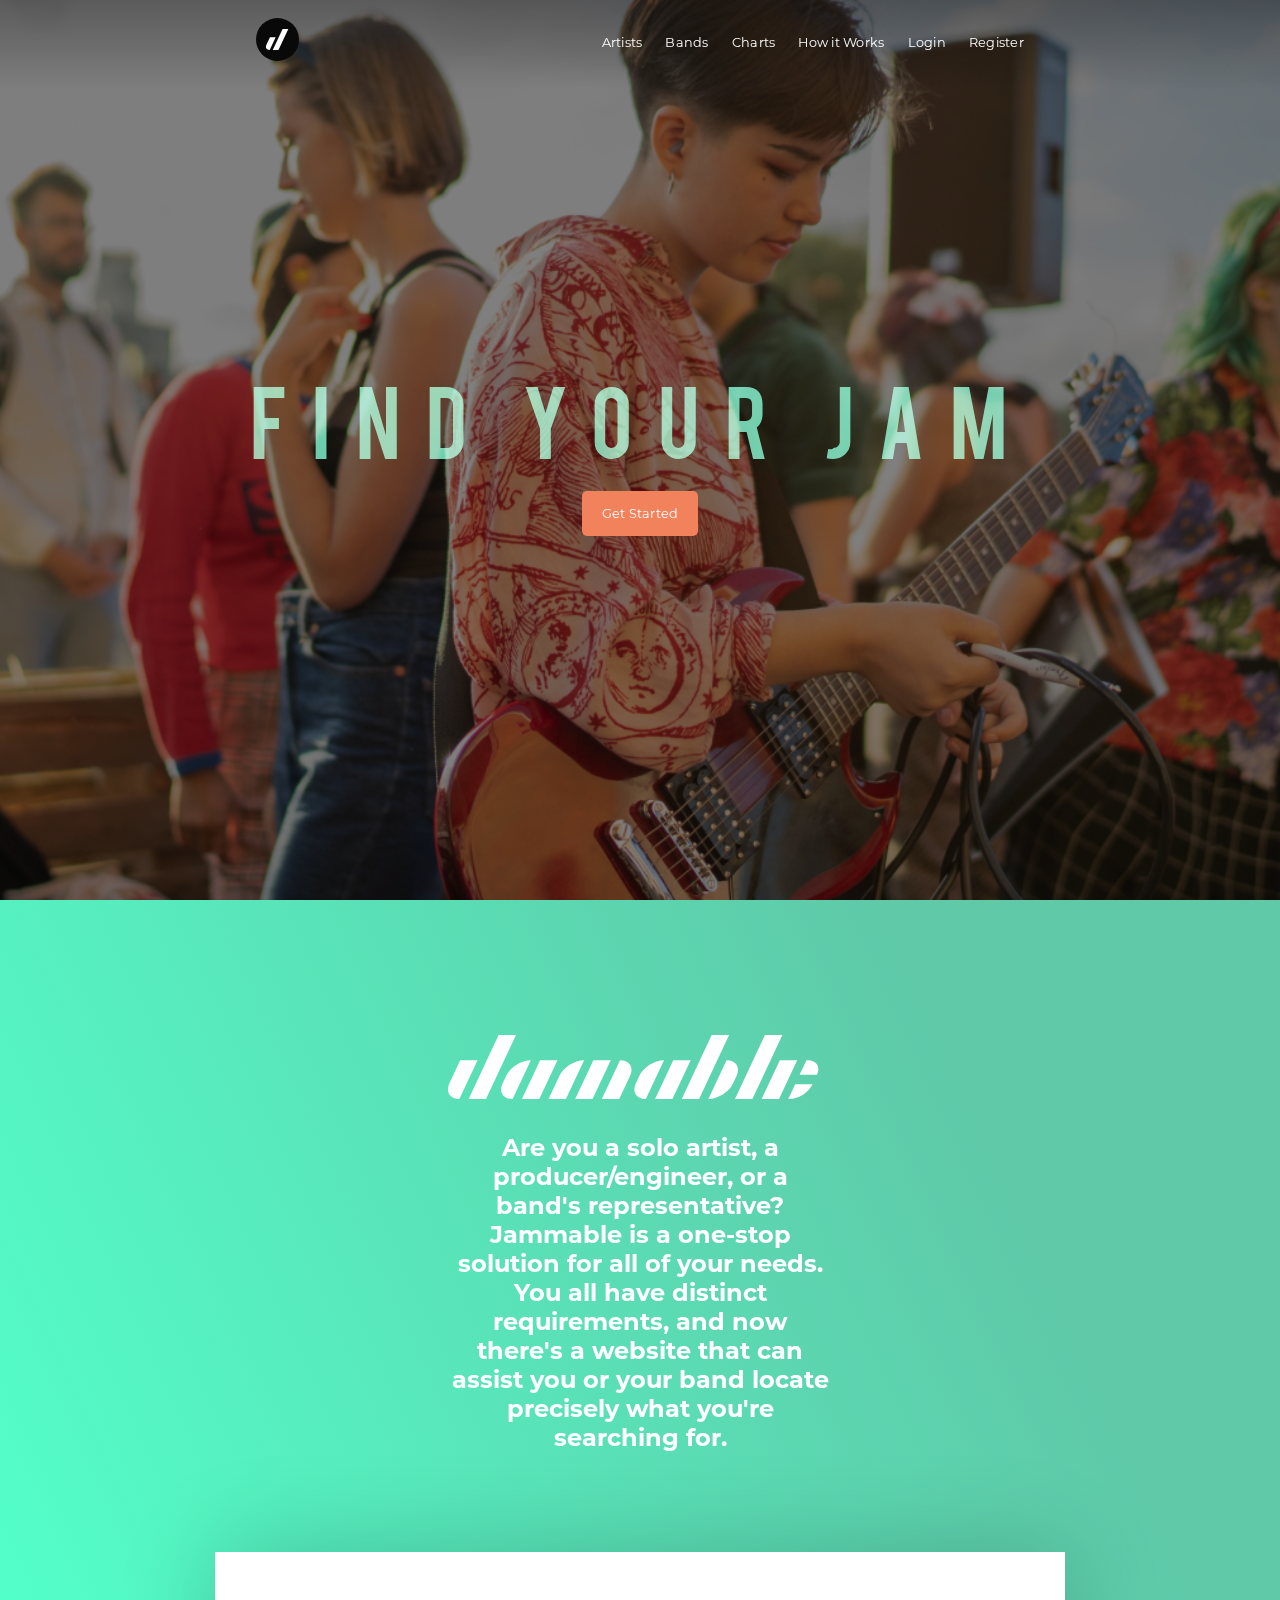
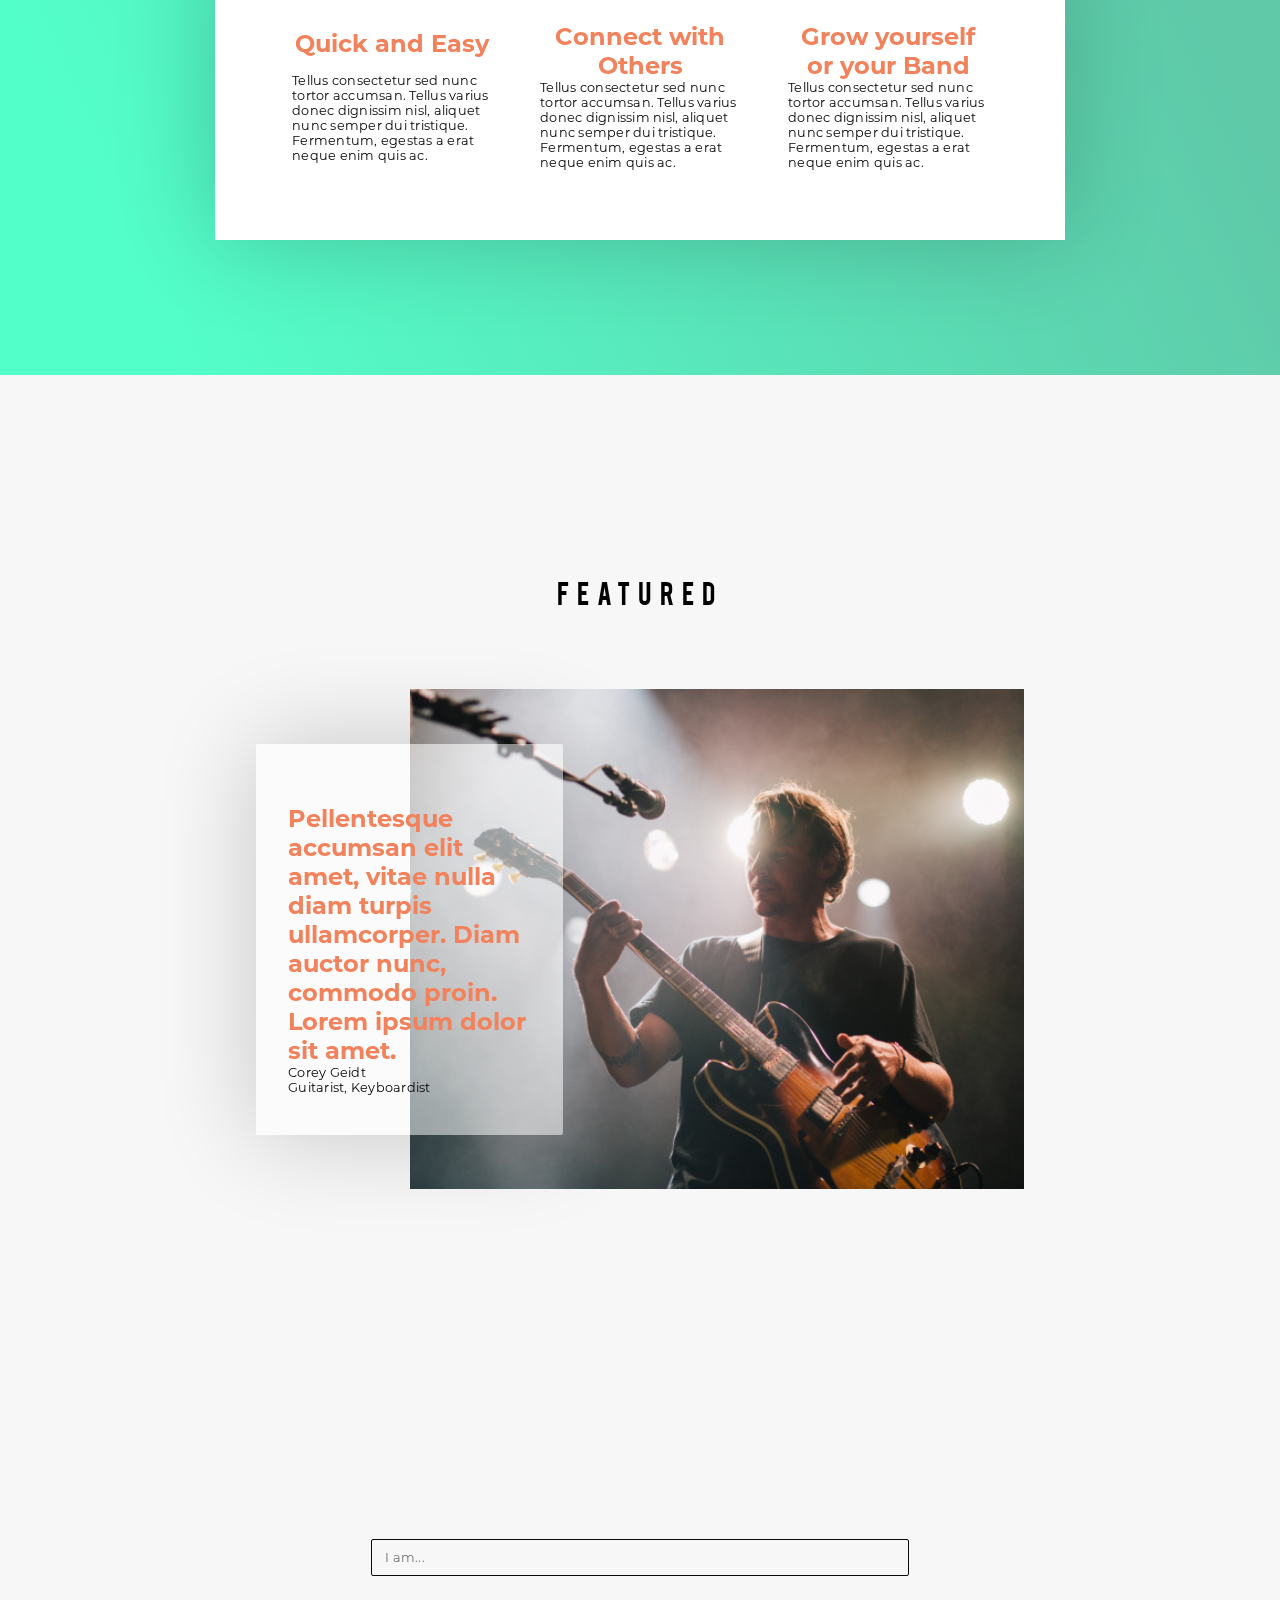
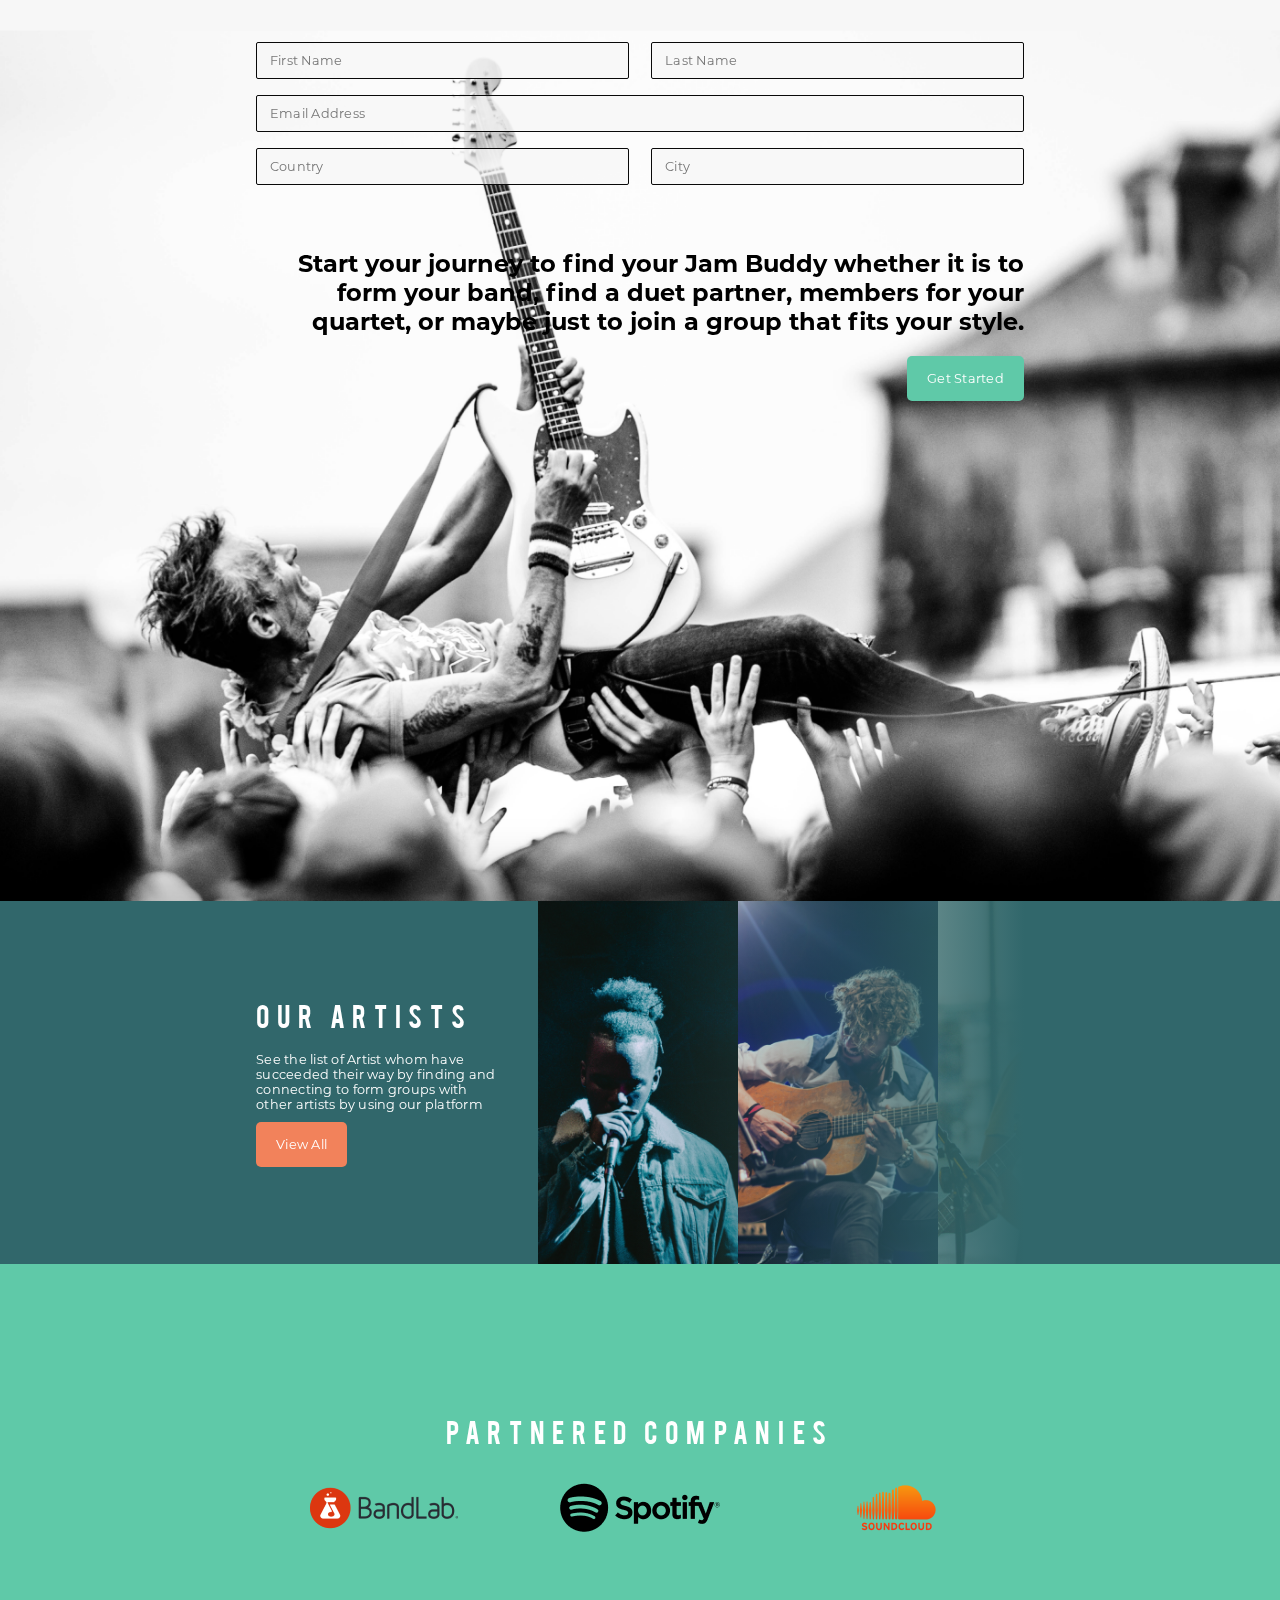
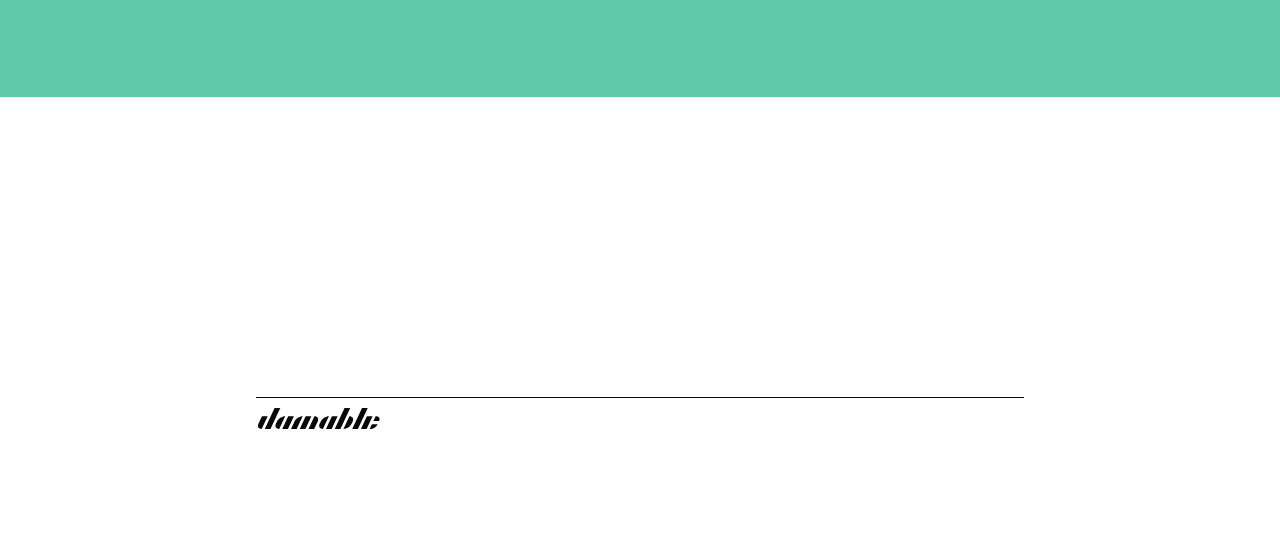
<file: index.html>
<!DOCTYPE html>
<html lang="en">
<head>
    <meta charset="UTF-8">
    <meta http-equiv="X-UA-Compatible" content="IE=edge">
    <meta name="viewport" content="width=device-width, initial-scale=1.0">
    <title>Jamable | Home</title>


    <link rel="stylesheet" href="style.css">
    <link rel="stylesheet" href="https://use.fontawesome.com/releases/v5.15.3/css/all.css" integrity="sha384-SZXxX4whJ79/gErwcOYf+zWLeJdY/qpuqC4cAa9rOGUstPomtqpuNWT9wdPEn2fk" crossorigin="anonymous">
</head>
<body>

    <nav>
        <div class="container">
            <div class="logo">
                <img src="imgs/logo-mini.svg" alt="">
            </div>
            <ul class="nav-links">
                <li><a href="">Artists</a></li>
                <li><a href="">Bands</a></li>
                <li><a href="">Charts</a></li>
                <li><a href="">How it Works</a></li>
                <li><a href="">Login</a></li>
                <li><a href="">Register</a></li>
            </ul>
            <div class="menu">
                <i class="fas fa-bars"></i>
            </div>
        </div>
    </nav>
    
    <main class="hero">
        <div class="content">
            <h1>FIND YOUR JAM</h1>
            <button><a href="">Get Started</a></button>
        </div>
        
    </main>

    <article class="page-info">
        <div class="logo">
            <img src="imgs/logo.svg" alt="">
        </div>
        <div class="container">
            <div class="description">
                <h3>Are you a solo artist, a producer/engineer, or a band's representative? Jammable is a one-stop solution for all of your needs. You all have distinct requirements, and now there's a website that can assist you or your band locate precisely what you're searching for.</h3>
            </div>
            <div class="features">
                <div class="item">
                    <h3>Quick and Easy</h3>
                    <p>Tellus consectetur sed nunc tortor accumsan. Tellus varius donec dignissim nisl, aliquet nunc semper dui tristique. Fermentum, egestas a erat neque enim quis ac.</p>
                </div>
                <div class="item">
                    <h3>Connect with Others</h3>
                    <p>Tellus consectetur sed nunc tortor accumsan. Tellus varius donec dignissim nisl, aliquet nunc semper dui tristique. Fermentum, egestas a erat neque enim quis ac.</p>
                </div>
                <div class="item">
                    <h3>Grow yourself or your Band</h3>
                    <p>Tellus consectetur sed nunc tortor accumsan. Tellus varius donec dignissim nisl, aliquet nunc semper dui tristique. Fermentum, egestas a erat neque enim quis ac.</p>
                </div>
            </div>
        </div>
        
    </article>

    <section class="featured">
        <h1 class="title">FEATURED</h1>
        <div class="container">
            <div class="description">
                <h3 class="quote">
                    Pellentesque accumsan elit amet, vitae nulla diam turpis ullamcorper. Diam auctor nunc, commodo proin.  Lorem ipsum dolor sit amet.
                </h3>
                <div class="author">
                    <p class="name">Corey Geidt</p>
                    <p class="skills">Guitarist, Keyboardist</p>
                </div>
            </div>
            <div class="image">
                
            </div>
        </div>
        <ul class="indicator-dots">
            <li><i class="active fas fa-circle"></i></li>
            <li><i class="fas fa-circle"></i></li>
            <li><i class="fas fa-circle"></i></li>
            <li><i class="fas fa-circle"></i></li>
            <li><i class="fas fa-circle"></i></li>
        </ul>
    </section>

    <section class="get-started">

        <div class="container">
            <form>
                <input class="option" type="text" placeholder="I am...">
                <div class="name">
                    <input type="text" placeholder="First Name">
                    <input type="text" placeholder="Last Name">
                </div>
                <input type="text" placeholder="Email Address">
                <div class="address">
                    <input type="text" placeholder="Country">
                    <input type="text" placeholder="City">
                </div>
            </form>
            <div class="description">
                <h3>Start your journey to find your Jam Buddy whether it is to form your band, find a duet partner, members for your quartet, or maybe just to join a group that fits your style.</h3>
                <button><a href="">Get Started</a></button>
            </div>
        </div>
    </section>

    <section class="artists">
        <div class="container">
            
            <div class="description">
                <h1 class="title">OUR ARTISTS</h1>
                <p>See the list of Artist whom have succeeded their way by finding and connecting to form groups with other artists by using our platform</p>
                <button><a href="">View All</a></button>
            </div>
            <div class="images">
                <div class="shade">
                </div>    
                <div class="wrapper">
                    <img src="imgs/artist-1.png" alt="">
                    <img src="imgs/artist-2.png" alt="">
                    <img src="imgs/artist-3.png" alt="">
                    <img src="imgs/artist-1.png" alt="">
                    <img src="imgs/artist-2.png" alt="">
                    <img src="imgs/artist-3.png" alt="">
                    <img src="imgs/artist-1.png" alt="">
                </div>
                
            </div>
        </div>
    </section>

    <section class="partners">
        <h1 class="title">PARTNERED COMPANIES</h1>
        <div class="container">
            <div class="item"><img src="imgs/logo-bandlab.png" alt=""></div>
            <div class="item"><img src="imgs/logo-spotify.png" alt=""></div>
            <div class="item"><img src="imgs/logo-soundcloud.png" alt=""></div>
        </div>
    </section>

    <footer>
        <div class="container">
            <div class="bottom">
                <div class="logo">
                    <img src="imgs/logo-black.svg" alt="">
                </div>
                <ul class="social-links">
                    <li><a href=""><i class="fab fa-facebook"></i></a></li>
                    <li><a href=""><i class="fab fa-twitter"></i></a></li>
                    <li><a href=""><i class="fab fa-instagram"></i></a></li>
                    
                </ul>
            </div>
        </div>
    </footer>
    
</body>
</html>
</file>
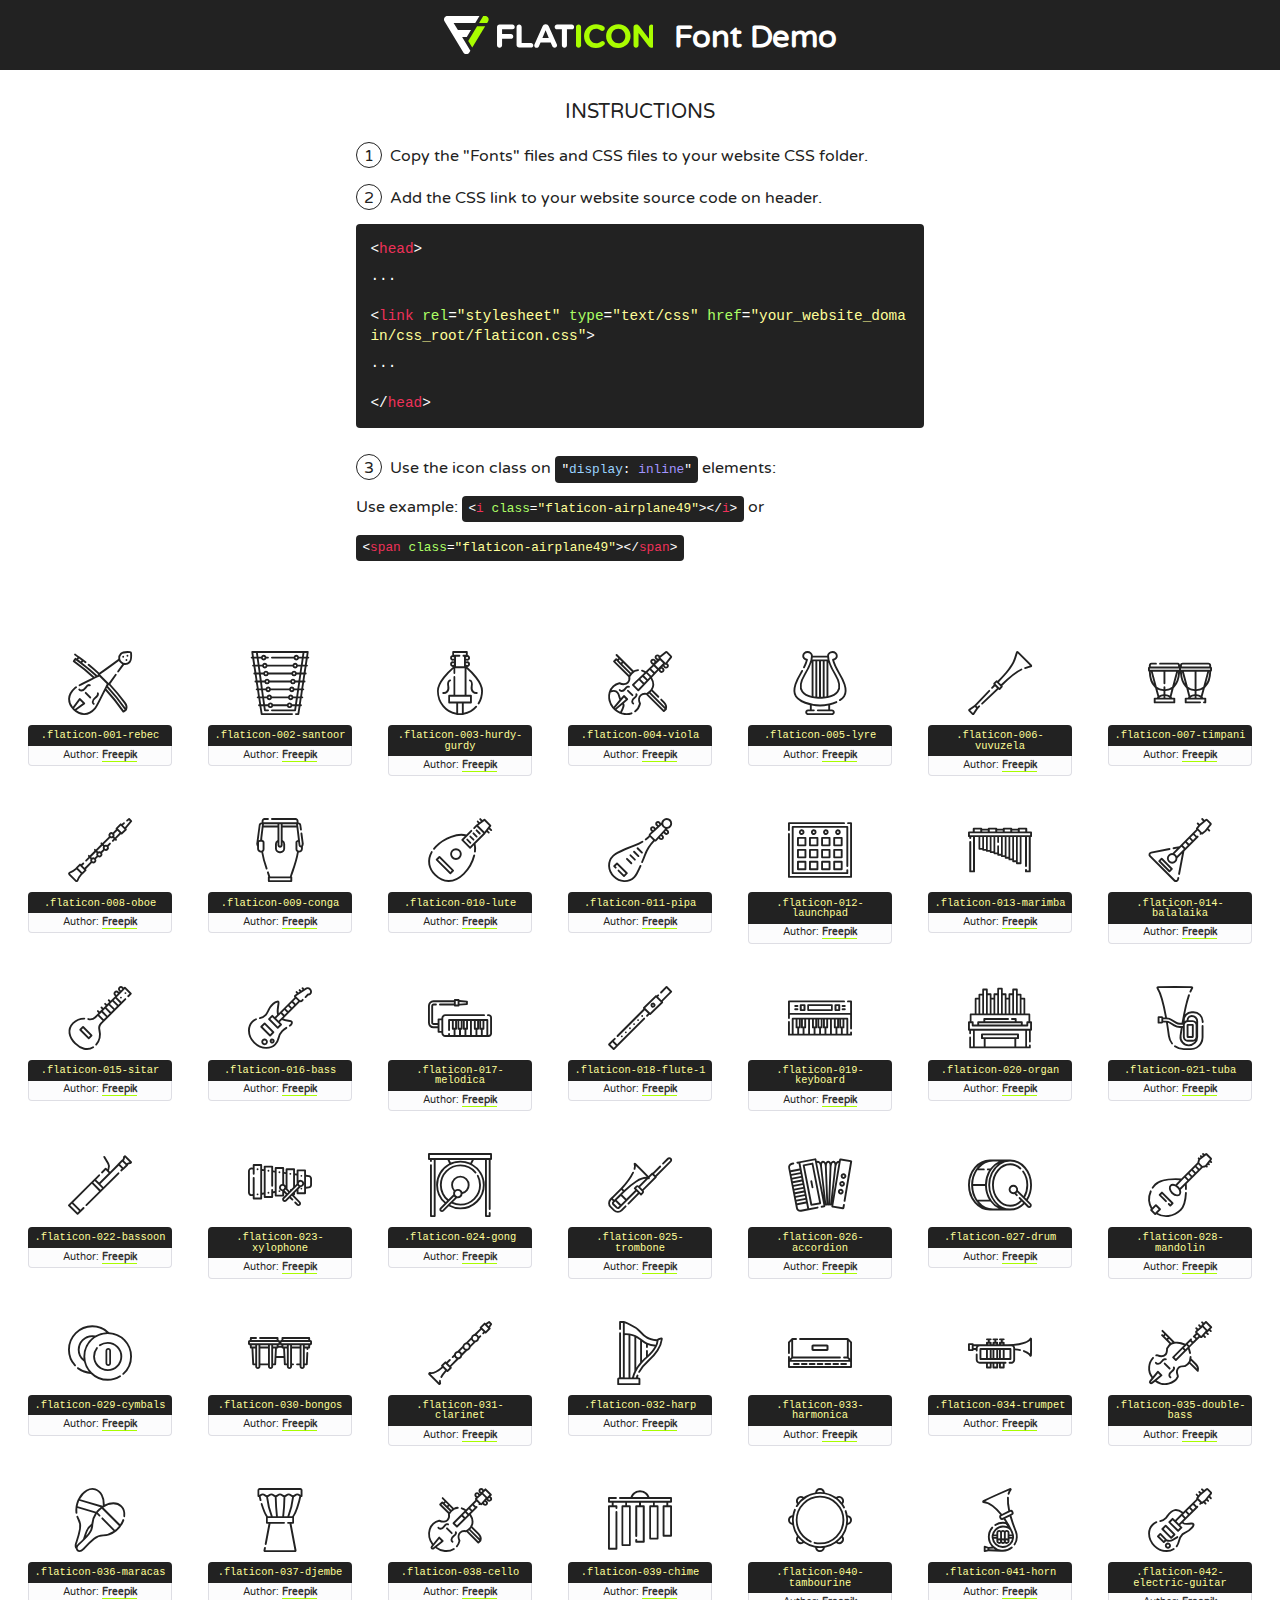
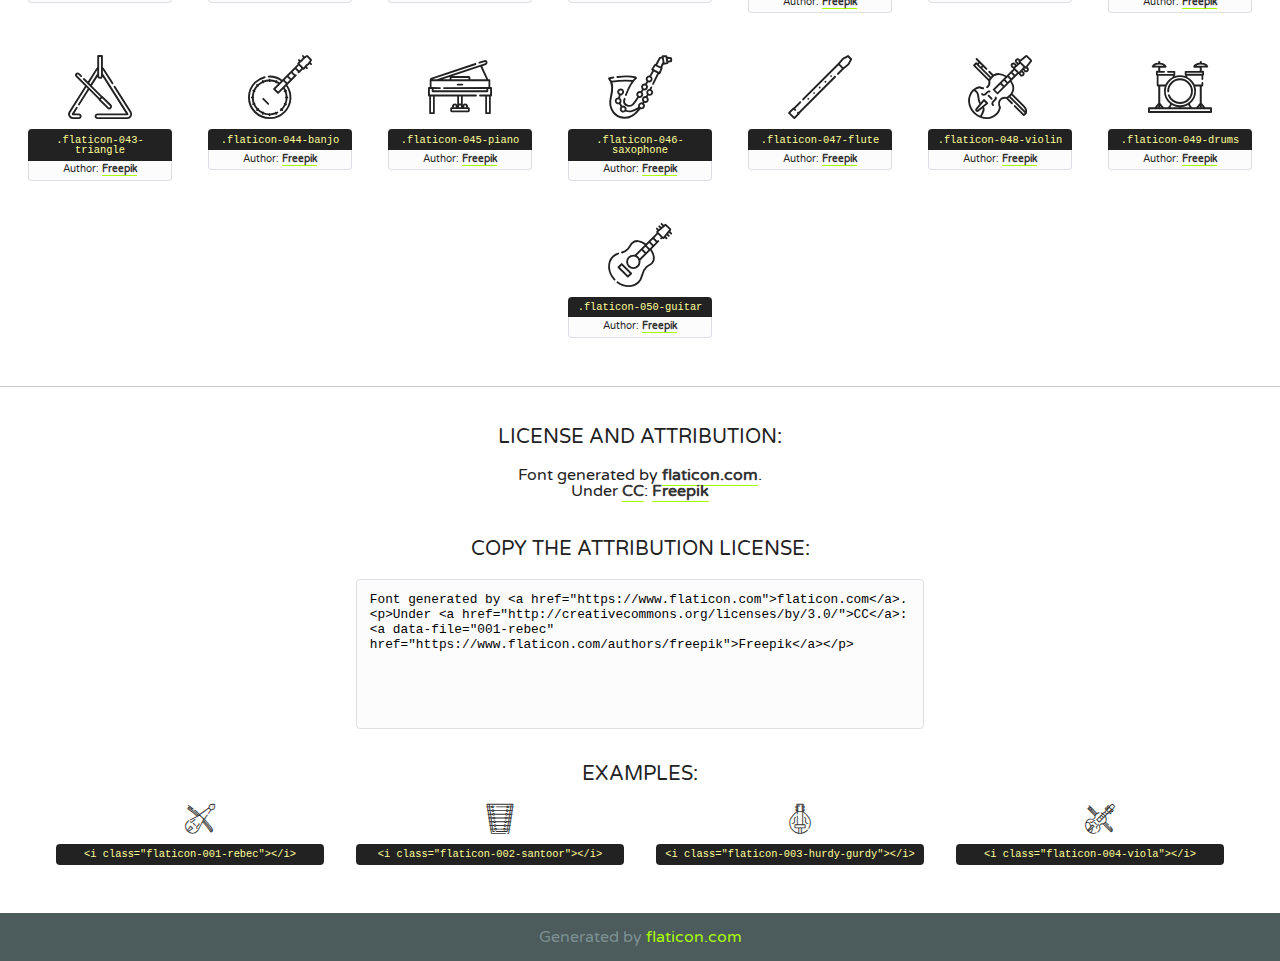
<file: temp/836748-music-instruments/font/flaticon.html>
<!DOCTYPE html>
<!--
  Flaticon icon font: Flaticon
  Creation date: 01/06/2018 09:30
-->
<html>
<!DOCTYPE html>
<html>

<head>
    <title>Flaticon WebFont</title>
    <link href="http://fonts.googleapis.com/css?family=Varela+Round" rel="stylesheet" type="text/css" />
    <link rel="stylesheet" type="text/css" href="flaticon.css">
    <meta charset="UTF-8">
    <style>
    html, body, div, span, applet, object, iframe,
    h1, h2, h3, h4, h5, h6, p, blockquote, pre,
    a, abbr, acronym, address, big, cite, code,
    del, dfn, em, img, ins, kbd, q, s, samp,
    small, strike, strong, sub, sup, tt, var,
    b, u, i, center,
    dl, dt, dd, ol, ul, li,
    fieldset, form, label, legend,
    table, caption, tbody, tfoot, thead, tr, th, td,
    article, aside, canvas, details, embed, 
    figure, figcaption, footer, header, hgroup, 
    menu, nav, output, ruby, section, summary,
    time, mark, audio, video {
        margin: 0;
        padding: 0;
        border: 0;
        font-size: 100%;
        font: inherit;
        vertical-align: baseline;
    }
    /* HTML5 display-role reset for older browsers */
    article, aside, details, figcaption, figure, 
    footer, header, hgroup, menu, nav, section {
        display: block;
    }
    body {
        line-height: 1;
    }
    ol, ul {
        list-style: none;
    }
    blockquote, q {
        quotes: none;
    }
    blockquote:before, blockquote:after,
    q:before, q:after {
        content: '';
        content: none;
    }
    table {
        border-collapse: collapse;
        border-spacing: 0;
    }
    body {
        font-family: 'Varela Round', Helvetica, Arial, sans-serif;
        font-size: 16px;
        color: #222;
    }
    a {
        color: #333;
        border-bottom: 1px solid #a9fd00;
        font-weight: bold;
        text-decoration: none;
    }
    * {
        -moz-box-sizing: border-box;
        -webkit-box-sizing: border-box;
        box-sizing: border-box;
        margin: 0;
        padding: 0;
    }
    [class^="flaticon-"]:before, [class*=" flaticon-"]:before, [class^="flaticon-"]:after, [class*=" flaticon-"]:after {
        font-family: Flaticon;
        font-size: 30px;
        font-style: normal;
        margin-left: 20px;
        color: #333;
    }
    .wrapper {
        max-width: 600px;
        margin: auto;
        padding: 0 1em;
    }
    .title {
        font-size: 1.25em;
        text-align: center;
        margin-bottom: 1em;
        text-transform: uppercase;
    }
    header {
        text-align: center;
        background-color: #222;
        color: #fff;
        padding: 1em;
    }
    header .logo {
        width: 210px;
        height: 38px;
        display: inline-block;
        vertical-align: middle;
        margin-right: 1em;
        border: none;
    }
    header strong {
        font-size: 1.95em;
        font-weight: bold;
        vertical-align: middle;
        margin-top: 5px;
        display: inline-block;
    }
    .demo {
        margin: 2em auto;
        line-height: 1.25em;
    }
    .demo ul li {
        margin-bottom: 1em;
    }
    .demo ul li .num {
        color: #222;
        border-radius: 20px;
        display: inline-block;
        width: 26px;
        padding: 3px;
        height: 26px;
        text-align: center;
        margin-right: 0.5em;
        border: 1px solid #222;
    }
    .demo ul li code {
        background-color: #222;
        border-radius: 4px;
        padding: 0.25em 0.5em;
        display: inline-block;
        color: #fff;
        font-family: Consolas,Monaco,Lucida Console,Liberation Mono,DejaVu Sans Mono,Bitstream Vera Sans Mono,Courier New, monospace;
        font-weight: lighter;
        margin-top: 1em;
        font-size: 0.8em;
        word-break: break-all;
    }
    .demo ul li code.big {
        padding: 1em;
        font-size: 0.9em;
    }
    .demo ul li code .red {
        color: #EF3159;
    }
    .demo ul li code .green {
        color: #ACFF65;
    }
    .demo ul li code .yellow {
        color: #FFFF99;
    }
    .demo ul li code .blue {
        color: #99D3FF;
    }
    .demo ul li code .purple {
        color: #A295FF;
    }
    .demo ul li code .dots {
        margin-top: 0.5em;
        display: block;
    }
    #glyphs {
        border-bottom: 1px solid #ccc;
        padding: 2em 0;
        text-align: center;
    }
    .glyph {
        display: inline-block;
        width: 9em;
        margin: 1em;
        text-align: center;
        vertical-align: top;
        background: #FFF;
    }
    .glyph .glyph-icon {
        padding: 10px;
        display: block;
        font-family:"Flaticon";
        font-size: 64px;
        line-height: 1;
    }
    .glyph .glyph-icon:before {
        font-size: 64px;
        color: #222;
        margin-left: 0;
    }
    .class-name {
        font-size: 0.65em;
        background-color: #222;
        color: #fff;
        border-radius: 4px 4px 0 0;
        padding: 0.5em;
        color: #FFFF99;
        font-family: Consolas,Monaco,Lucida Console,Liberation Mono,DejaVu Sans Mono,Bitstream Vera Sans Mono,Courier New, monospace;
    }
    .author-name {
        font-size: 0.6em;
        background-color: #fcfcfd;
        border: 1px solid #DEDEE4;
        border-top: 0;
        border-radius: 0 0 4px 4px;
        padding: 0.5em;
    }
    .class-name:last-child {
        font-size: 10px;
        color:#888;
    }
    .class-name:last-child a {
        font-size: 10px;
        color:#555;
    }
    .class-name:last-child a:hover {
        color:#a9fd00;
    }
    .glyph > input {
        display: block;
        width: 100px;
        margin: 5px auto;
        text-align: center;
        font-size: 12px;
        cursor: text;
    }
    .glyph > input.icon-input {
        font-family:"Flaticon";
        font-size: 16px;
        margin-bottom: 10px;
    }
    .attribution .title {
        margin-top: 2em;
    }
    .attribution textarea {
        background-color: #fcfcfd;
        padding: 1em;
        border: none;
        box-shadow: none;
        border: 1px solid #DEDEE4;
        border-radius: 4px;
        resize: none;
        width: 100%;
        height: 150px;
        font-size: 0.8em;
        font-family: Consolas,Monaco,Lucida Console,Liberation Mono,DejaVu Sans Mono,Bitstream Vera Sans Mono,Courier New, monospace;
        -webkit-appearance: none;
    }
    .iconsuse {
        margin: 2em auto;
        text-align: center;
        max-width: 1200px;
    }
    .iconsuse:after {
        content: '';
        display: table;
        clear: both;
    }
    .iconsuse .image {
        float: left;
        width: 25%;
        padding: 0 1em;
    }
    .iconsuse .image p {
        margin-bottom: 1em;
    }
    .iconsuse .image span {
        display: block;
        font-size: 0.65em;
        background-color: #222;
        color: #fff;
        border-radius: 4px;
        padding: 0.5em;
        color: #FFFF99;
        margin-top: 1em;
        font-family: Consolas,Monaco,Lucida Console,Liberation Mono,DejaVu Sans Mono,Bitstream Vera Sans Mono,Courier New, monospace;
    }
    #footer {
        text-align: center;
        background-color: #4C5B5C;
        color: #7c9192;
        padding: 1em;
    }
    #footer a {
        border: none;
        color: #a9fd00;
        font-weight: normal;
    }
    @media (max-width: 960px) {
        .iconsuse .image {
            width: 50%;
        }
    }
    @media (max-width: 560px) {
        .iconsuse .image {
            width: 100%;
        }
    }
    </style>
</head>

<body class="characters-off">

    <header>
        <a href="https://www.flaticon.com" target="_blank" class="logo">
            <svg version="1.1" xmlns="http://www.w3.org/2000/svg" xmlns:xlink="http://www.w3.org/1999/xlink" xmlns:a="http://ns.adobe.com/AdobeSVGViewerExtensions/3.0/" viewBox="0 0 560.875 102.036" enable-background="new 0 0 560.875 102.036" xml:space="preserve">
                <defs>
                </defs>
                <g>
                    <g class="letters">
                        <path fill="#ffffff" d="M141.596,29.675c0-3.777,2.985-6.767,6.764-6.767h34.438c3.426,0,6.15,2.728,6.15,6.15
                        c0,3.43-2.724,6.149-6.15,6.149h-27.674v13.091h23.719c3.429,0,6.151,2.724,6.151,6.15c0,3.43-2.723,6.149-6.151,6.149h-23.719
                        v17.574c0,3.773-2.986,6.761-6.764,6.761c-3.779,0-6.764-2.989-6.764-6.761V29.675z"></path>
                        <path fill="#ffffff" d="M193.844,29.149c0-3.781,2.985-6.767,6.764-6.767c3.776,0,6.763,2.985,6.763,6.767v42.957h25.039
                        c3.426,0,6.149,2.726,6.149,6.153c0,3.425-2.723,6.15-6.149,6.15h-31.802c-3.779,0-6.764-2.986-6.764-6.768V29.149z"></path>
                        <path fill="#ffffff" d="M241.891,75.71l21.438-48.407c1.492-3.341,4.215-5.357,7.906-5.357h0.792
                        c3.686,0,6.323,2.017,7.815,5.357l21.439,48.407c0.436,0.967,0.701,1.845,0.701,2.723c0,3.602-2.809,6.501-6.414,6.501
                        c-3.161,0-5.269-1.845-6.499-4.655l-4.132-9.661h-27.059l-4.301,10.102c-1.144,2.631-3.426,4.214-6.237,4.214
                        c-3.517,0-6.24-2.81-6.24-6.325C241.1,77.64,241.451,76.677,241.891,75.71z M279.932,58.666l-8.521-20.297l-8.526,20.297H279.932
                        z"></path>
                        <path fill="#ffffff" d="M314.864,35.387H301.86c-3.429,0-6.239-2.813-6.239-6.238c0-3.429,2.811-6.24,6.239-6.24h39.533
                        c3.426,0,6.237,2.811,6.237,6.24c0,3.425-2.811,6.238-6.237,6.238h-13.001v42.785c0,3.773-2.99,6.761-6.764,6.761
                        c-3.779,0-6.764-2.989-6.764-6.761V35.387z"></path>
                        <path fill="#A9FD00" d="M352.615,29.149c0-3.781,2.985-6.767,6.767-6.767c3.774,0,6.761,2.985,6.761,6.767v49.024
                        c0,3.773-2.987,6.761-6.761,6.761c-3.781,0-6.767-2.989-6.767-6.761V29.149z"></path>
                        <path fill="#A9FD00" d="M374.132,53.836v-0.179c0-17.481,13.178-31.801,32.065-31.801c9.22,0,15.459,2.458,20.557,6.238
                        c1.402,1.054,2.637,2.985,2.637,5.357c0,3.692-2.985,6.59-6.681,6.59c-1.845,0-3.071-0.702-4.044-1.319
                        c-3.776-2.813-7.729-4.393-12.562-4.393c-10.364,0-17.831,8.611-17.831,19.154v0.173c0,10.542,7.291,19.329,17.831,19.329
                        c5.715,0,9.492-1.756,13.359-4.834c1.049-0.874,2.458-1.491,4.039-1.491c3.429,0,6.325,2.813,6.325,6.236
                        c0,2.106-1.056,3.78-2.282,4.834c-5.539,4.834-12.036,7.733-21.878,7.733C387.572,85.464,374.132,71.493,374.132,53.836z"></path>
                        <path fill="#A9FD00" d="M433.009,53.836v-0.179c0-17.481,13.79-31.801,32.766-31.801c18.981,0,32.592,14.143,32.592,31.628v0.173
                        c0,17.483-13.785,31.807-32.769,31.807C446.625,85.464,433.009,71.32,433.009,53.836z M484.224,53.836v-0.179
                        c0-10.539-7.725-19.326-18.626-19.326c-10.893,0-18.449,8.611-18.449,19.154v0.173c0,10.542,7.73,19.329,18.626,19.329
                        C476.676,72.986,484.224,64.378,484.224,53.836z"></path>
                        <path fill="#A9FD00" d="M506.233,29.321c0-3.774,2.99-6.763,6.767-6.763h1.401c3.252,0,5.183,1.583,7.029,3.953l26.093,34.265
                        V29.059c0-3.692,2.99-6.677,6.681-6.677c3.683,0,6.671,2.985,6.671,6.677v48.934c0,3.78-2.987,6.765-6.764,6.765h-0.436
                        c-3.257,0-5.188-1.581-7.034-3.953l-27.056-35.492v32.944c0,3.687-2.985,6.676-6.678,6.676c-3.683,0-6.673-2.989-6.673-6.676
                        V29.321z"></path>
                    </g>
                    <g class="insignia">
                        <path fill="#ffffff" d="M48.372,56.137h12.517l11.156-18.537H37.186L25.688,18.539h57.825L94.668,0H9.271
                        C5.925,0,2.842,1.801,1.198,4.716c-1.644,2.907-1.593,6.482,0.134,9.343l50.38,83.501c1.678,2.781,4.689,4.476,7.938,4.476
                        c3.246,0,6.257-1.695,7.935-4.476l2.898-4.804L48.372,56.137z"></path>
                        <g class="i">
                            <path fill="#A9FD00" d="M93.575,18.539h0.031v0.004l21.652,0.004l2.705-4.488c1.727-2.861,1.778-6.436,0.133-9.343
                            C116.454,1.801,113.371,0,110.026,0h-5.294L93.575,18.539z"></path>
                            <polygon fill="#A9FD00" points="88.291,27.356 64.725,66.486 75.519,84.404 109.942,27.356"></polygon>
                        </g>
                    </g>
                </g>
            </svg>
        </a>
        <strong>Font Demo</strong>
    </header>


    <section class="demo wrapper">

        <p class="title">Instructions</p>

        <ul>
            <li>
                <span class="num">1</span>Copy the "Fonts" files and CSS files to your website CSS folder.
            </li>
            <li>
                <span class="num">2</span>Add the CSS link to your website source code on header.
                <code class="big">
                    &lt;<span class="red">head</span>&gt;
                    <br/><span class="dots">...</span>
                    <br/>&lt;<span class="red">link</span> <span class="green">rel</span>=<span class="yellow">"stylesheet"</span> <span class="green">type</span>=<span class="yellow">"text/css"</span> <span class="green">href</span>=<span class="yellow">"your_website_domain/css_root/flaticon.css"</span>&gt;
                    <br/><span class="dots">...</span>
                    <br/>&lt;/<span class="red">head</span>&gt;
                </code>
            </li>

            <li>
                <p>
                    <span class="num">3</span>Use the icon class on <code>"<span class="blue">display</span>:<span class="purple"> inline</span>"</code> elements:
                    <br />
                    Use example: <code>&lt;<span class="red">i</span> <span class="green">class</span>=<span class="yellow">&quot;flaticon-airplane49&quot;</span>&gt;&lt;/<span class="red">i</span>&gt;</code> or <code>&lt;<span class="red">span</span> <span class="green">class</span>=<span class="yellow">&quot;flaticon-airplane49&quot;</span>&gt;&lt;/<span class="red">span</span>&gt;</code>
            </li>
        </ul>

    </section>




   <section id="glyphs">          
    
      
        <div class="glyph"><div class="glyph-icon flaticon-001-rebec"></div>
            <div class="class-name">.flaticon-001-rebec</div>
            <div class="author-name">Author: <a data-file="001-rebec" href="https://www.flaticon.com/authors/freepik">Freepik</a> </div> 
        </div>        
        
        <div class="glyph"><div class="glyph-icon flaticon-002-santoor"></div>
            <div class="class-name">.flaticon-002-santoor</div>
            <div class="author-name">Author: <a data-file="002-santoor" href="https://www.flaticon.com/authors/freepik">Freepik</a> </div> 
        </div>        
        
        <div class="glyph"><div class="glyph-icon flaticon-003-hurdy-gurdy"></div>
            <div class="class-name">.flaticon-003-hurdy-gurdy</div>
            <div class="author-name">Author: <a data-file="003-hurdy-gurdy" href="https://www.flaticon.com/authors/freepik">Freepik</a> </div> 
        </div>        
        
        <div class="glyph"><div class="glyph-icon flaticon-004-viola"></div>
            <div class="class-name">.flaticon-004-viola</div>
            <div class="author-name">Author: <a data-file="004-viola" href="https://www.flaticon.com/authors/freepik">Freepik</a> </div> 
        </div>        
        
        <div class="glyph"><div class="glyph-icon flaticon-005-lyre"></div>
            <div class="class-name">.flaticon-005-lyre</div>
            <div class="author-name">Author: <a data-file="005-lyre" href="https://www.flaticon.com/authors/freepik">Freepik</a> </div> 
        </div>        
        
        <div class="glyph"><div class="glyph-icon flaticon-006-vuvuzela"></div>
            <div class="class-name">.flaticon-006-vuvuzela</div>
            <div class="author-name">Author: <a data-file="006-vuvuzela" href="https://www.flaticon.com/authors/freepik">Freepik</a> </div> 
        </div>        
        
        <div class="glyph"><div class="glyph-icon flaticon-007-timpani"></div>
            <div class="class-name">.flaticon-007-timpani</div>
            <div class="author-name">Author: <a data-file="007-timpani" href="https://www.flaticon.com/authors/freepik">Freepik</a> </div> 
        </div>        
        
        <div class="glyph"><div class="glyph-icon flaticon-008-oboe"></div>
            <div class="class-name">.flaticon-008-oboe</div>
            <div class="author-name">Author: <a data-file="008-oboe" href="https://www.flaticon.com/authors/freepik">Freepik</a> </div> 
        </div>        
        
        <div class="glyph"><div class="glyph-icon flaticon-009-conga"></div>
            <div class="class-name">.flaticon-009-conga</div>
            <div class="author-name">Author: <a data-file="009-conga" href="https://www.flaticon.com/authors/freepik">Freepik</a> </div> 
        </div>        
        
        <div class="glyph"><div class="glyph-icon flaticon-010-lute"></div>
            <div class="class-name">.flaticon-010-lute</div>
            <div class="author-name">Author: <a data-file="010-lute" href="https://www.flaticon.com/authors/freepik">Freepik</a> </div> 
        </div>        
        
        <div class="glyph"><div class="glyph-icon flaticon-011-pipa"></div>
            <div class="class-name">.flaticon-011-pipa</div>
            <div class="author-name">Author: <a data-file="011-pipa" href="https://www.flaticon.com/authors/freepik">Freepik</a> </div> 
        </div>        
        
        <div class="glyph"><div class="glyph-icon flaticon-012-launchpad"></div>
            <div class="class-name">.flaticon-012-launchpad</div>
            <div class="author-name">Author: <a data-file="012-launchpad" href="https://www.flaticon.com/authors/freepik">Freepik</a> </div> 
        </div>        
        
        <div class="glyph"><div class="glyph-icon flaticon-013-marimba"></div>
            <div class="class-name">.flaticon-013-marimba</div>
            <div class="author-name">Author: <a data-file="013-marimba" href="https://www.flaticon.com/authors/freepik">Freepik</a> </div> 
        </div>        
        
        <div class="glyph"><div class="glyph-icon flaticon-014-balalaika"></div>
            <div class="class-name">.flaticon-014-balalaika</div>
            <div class="author-name">Author: <a data-file="014-balalaika" href="https://www.flaticon.com/authors/freepik">Freepik</a> </div> 
        </div>        
        
        <div class="glyph"><div class="glyph-icon flaticon-015-sitar"></div>
            <div class="class-name">.flaticon-015-sitar</div>
            <div class="author-name">Author: <a data-file="015-sitar" href="https://www.flaticon.com/authors/freepik">Freepik</a> </div> 
        </div>        
        
        <div class="glyph"><div class="glyph-icon flaticon-016-bass"></div>
            <div class="class-name">.flaticon-016-bass</div>
            <div class="author-name">Author: <a data-file="016-bass" href="https://www.flaticon.com/authors/freepik">Freepik</a> </div> 
        </div>        
        
        <div class="glyph"><div class="glyph-icon flaticon-017-melodica"></div>
            <div class="class-name">.flaticon-017-melodica</div>
            <div class="author-name">Author: <a data-file="017-melodica" href="https://www.flaticon.com/authors/freepik">Freepik</a> </div> 
        </div>        
        
        <div class="glyph"><div class="glyph-icon flaticon-018-flute-1"></div>
            <div class="class-name">.flaticon-018-flute-1</div>
            <div class="author-name">Author: <a data-file="018-flute-1" href="https://www.flaticon.com/authors/freepik">Freepik</a> </div> 
        </div>        
        
        <div class="glyph"><div class="glyph-icon flaticon-019-keyboard"></div>
            <div class="class-name">.flaticon-019-keyboard</div>
            <div class="author-name">Author: <a data-file="019-keyboard" href="https://www.flaticon.com/authors/freepik">Freepik</a> </div> 
        </div>        
        
        <div class="glyph"><div class="glyph-icon flaticon-020-organ"></div>
            <div class="class-name">.flaticon-020-organ</div>
            <div class="author-name">Author: <a data-file="020-organ" href="https://www.flaticon.com/authors/freepik">Freepik</a> </div> 
        </div>        
        
        <div class="glyph"><div class="glyph-icon flaticon-021-tuba"></div>
            <div class="class-name">.flaticon-021-tuba</div>
            <div class="author-name">Author: <a data-file="021-tuba" href="https://www.flaticon.com/authors/freepik">Freepik</a> </div> 
        </div>        
        
        <div class="glyph"><div class="glyph-icon flaticon-022-bassoon"></div>
            <div class="class-name">.flaticon-022-bassoon</div>
            <div class="author-name">Author: <a data-file="022-bassoon" href="https://www.flaticon.com/authors/freepik">Freepik</a> </div> 
        </div>        
        
        <div class="glyph"><div class="glyph-icon flaticon-023-xylophone"></div>
            <div class="class-name">.flaticon-023-xylophone</div>
            <div class="author-name">Author: <a data-file="023-xylophone" href="https://www.flaticon.com/authors/freepik">Freepik</a> </div> 
        </div>        
        
        <div class="glyph"><div class="glyph-icon flaticon-024-gong"></div>
            <div class="class-name">.flaticon-024-gong</div>
            <div class="author-name">Author: <a data-file="024-gong" href="https://www.flaticon.com/authors/freepik">Freepik</a> </div> 
        </div>        
        
        <div class="glyph"><div class="glyph-icon flaticon-025-trombone"></div>
            <div class="class-name">.flaticon-025-trombone</div>
            <div class="author-name">Author: <a data-file="025-trombone" href="https://www.flaticon.com/authors/freepik">Freepik</a> </div> 
        </div>        
        
        <div class="glyph"><div class="glyph-icon flaticon-026-accordion"></div>
            <div class="class-name">.flaticon-026-accordion</div>
            <div class="author-name">Author: <a data-file="026-accordion" href="https://www.flaticon.com/authors/freepik">Freepik</a> </div> 
        </div>        
        
        <div class="glyph"><div class="glyph-icon flaticon-027-drum"></div>
            <div class="class-name">.flaticon-027-drum</div>
            <div class="author-name">Author: <a data-file="027-drum" href="https://www.flaticon.com/authors/freepik">Freepik</a> </div> 
        </div>        
        
        <div class="glyph"><div class="glyph-icon flaticon-028-mandolin"></div>
            <div class="class-name">.flaticon-028-mandolin</div>
            <div class="author-name">Author: <a data-file="028-mandolin" href="https://www.flaticon.com/authors/freepik">Freepik</a> </div> 
        </div>        
        
        <div class="glyph"><div class="glyph-icon flaticon-029-cymbals"></div>
            <div class="class-name">.flaticon-029-cymbals</div>
            <div class="author-name">Author: <a data-file="029-cymbals" href="https://www.flaticon.com/authors/freepik">Freepik</a> </div> 
        </div>        
        
        <div class="glyph"><div class="glyph-icon flaticon-030-bongos"></div>
            <div class="class-name">.flaticon-030-bongos</div>
            <div class="author-name">Author: <a data-file="030-bongos" href="https://www.flaticon.com/authors/freepik">Freepik</a> </div> 
        </div>        
        
        <div class="glyph"><div class="glyph-icon flaticon-031-clarinet"></div>
            <div class="class-name">.flaticon-031-clarinet</div>
            <div class="author-name">Author: <a data-file="031-clarinet" href="https://www.flaticon.com/authors/freepik">Freepik</a> </div> 
        </div>        
        
        <div class="glyph"><div class="glyph-icon flaticon-032-harp"></div>
            <div class="class-name">.flaticon-032-harp</div>
            <div class="author-name">Author: <a data-file="032-harp" href="https://www.flaticon.com/authors/freepik">Freepik</a> </div> 
        </div>        
        
        <div class="glyph"><div class="glyph-icon flaticon-033-harmonica"></div>
            <div class="class-name">.flaticon-033-harmonica</div>
            <div class="author-name">Author: <a data-file="033-harmonica" href="https://www.flaticon.com/authors/freepik">Freepik</a> </div> 
        </div>        
        
        <div class="glyph"><div class="glyph-icon flaticon-034-trumpet"></div>
            <div class="class-name">.flaticon-034-trumpet</div>
            <div class="author-name">Author: <a data-file="034-trumpet" href="https://www.flaticon.com/authors/freepik">Freepik</a> </div> 
        </div>        
        
        <div class="glyph"><div class="glyph-icon flaticon-035-double-bass"></div>
            <div class="class-name">.flaticon-035-double-bass</div>
            <div class="author-name">Author: <a data-file="035-double-bass" href="https://www.flaticon.com/authors/freepik">Freepik</a> </div> 
        </div>        
        
        <div class="glyph"><div class="glyph-icon flaticon-036-maracas"></div>
            <div class="class-name">.flaticon-036-maracas</div>
            <div class="author-name">Author: <a data-file="036-maracas" href="https://www.flaticon.com/authors/freepik">Freepik</a> </div> 
        </div>        
        
        <div class="glyph"><div class="glyph-icon flaticon-037-djembe"></div>
            <div class="class-name">.flaticon-037-djembe</div>
            <div class="author-name">Author: <a data-file="037-djembe" href="https://www.flaticon.com/authors/freepik">Freepik</a> </div> 
        </div>        
        
        <div class="glyph"><div class="glyph-icon flaticon-038-cello"></div>
            <div class="class-name">.flaticon-038-cello</div>
            <div class="author-name">Author: <a data-file="038-cello" href="https://www.flaticon.com/authors/freepik">Freepik</a> </div> 
        </div>        
        
        <div class="glyph"><div class="glyph-icon flaticon-039-chime"></div>
            <div class="class-name">.flaticon-039-chime</div>
            <div class="author-name">Author: <a data-file="039-chime" href="https://www.flaticon.com/authors/freepik">Freepik</a> </div> 
        </div>        
        
        <div class="glyph"><div class="glyph-icon flaticon-040-tambourine"></div>
            <div class="class-name">.flaticon-040-tambourine</div>
            <div class="author-name">Author: <a data-file="040-tambourine" href="https://www.flaticon.com/authors/freepik">Freepik</a> </div> 
        </div>        
        
        <div class="glyph"><div class="glyph-icon flaticon-041-horn"></div>
            <div class="class-name">.flaticon-041-horn</div>
            <div class="author-name">Author: <a data-file="041-horn" href="https://www.flaticon.com/authors/freepik">Freepik</a> </div> 
        </div>        
        
        <div class="glyph"><div class="glyph-icon flaticon-042-electric-guitar"></div>
            <div class="class-name">.flaticon-042-electric-guitar</div>
            <div class="author-name">Author: <a data-file="042-electric-guitar" href="https://www.flaticon.com/authors/freepik">Freepik</a> </div> 
        </div>        
        
        <div class="glyph"><div class="glyph-icon flaticon-043-triangle"></div>
            <div class="class-name">.flaticon-043-triangle</div>
            <div class="author-name">Author: <a data-file="043-triangle" href="https://www.flaticon.com/authors/freepik">Freepik</a> </div> 
        </div>        
        
        <div class="glyph"><div class="glyph-icon flaticon-044-banjo"></div>
            <div class="class-name">.flaticon-044-banjo</div>
            <div class="author-name">Author: <a data-file="044-banjo" href="https://www.flaticon.com/authors/freepik">Freepik</a> </div> 
        </div>        
        
        <div class="glyph"><div class="glyph-icon flaticon-045-piano"></div>
            <div class="class-name">.flaticon-045-piano</div>
            <div class="author-name">Author: <a data-file="045-piano" href="https://www.flaticon.com/authors/freepik">Freepik</a> </div> 
        </div>        
        
        <div class="glyph"><div class="glyph-icon flaticon-046-saxophone"></div>
            <div class="class-name">.flaticon-046-saxophone</div>
            <div class="author-name">Author: <a data-file="046-saxophone" href="https://www.flaticon.com/authors/freepik">Freepik</a> </div> 
        </div>        
        
        <div class="glyph"><div class="glyph-icon flaticon-047-flute"></div>
            <div class="class-name">.flaticon-047-flute</div>
            <div class="author-name">Author: <a data-file="047-flute" href="https://www.flaticon.com/authors/freepik">Freepik</a> </div> 
        </div>        
        
        <div class="glyph"><div class="glyph-icon flaticon-048-violin"></div>
            <div class="class-name">.flaticon-048-violin</div>
            <div class="author-name">Author: <a data-file="048-violin" href="https://www.flaticon.com/authors/freepik">Freepik</a> </div> 
        </div>        
        
        <div class="glyph"><div class="glyph-icon flaticon-049-drums"></div>
            <div class="class-name">.flaticon-049-drums</div>
            <div class="author-name">Author: <a data-file="049-drums" href="https://www.flaticon.com/authors/freepik">Freepik</a> </div> 
        </div>        
        
        <div class="glyph"><div class="glyph-icon flaticon-050-guitar"></div>
            <div class="class-name">.flaticon-050-guitar</div>
            <div class="author-name">Author: <a data-file="050-guitar" href="https://www.flaticon.com/authors/freepik">Freepik</a> </div> 
        </div>        
        

    </section>



    <section class="attribution wrapper"   style="text-align:center;">

      <div class="title">License and attribution:</div><div class="attrDiv">Font generated by <a href="https://www.flaticon.com">flaticon.com</a>. <div><p>Under <a href="http://creativecommons.org/licenses/by/3.0/">CC</a>: <a data-file="001-rebec" href="https://www.flaticon.com/authors/freepik">Freepik</a></p>  </div>
      </div>
      <div class="title">Copy the Attribution License:</div>

    <textarea onclick="this.focus();this.select();">Font generated by &lt;a href=&quot;https://www.flaticon.com&quot;&gt;flaticon.com&lt;/a&gt;. <p>Under <a href="http://creativecommons.org/licenses/by/3.0/">CC</a>: <a data-file="001-rebec" href="https://www.flaticon.com/authors/freepik">Freepik</a></p>  
     </textarea>

    </section>

    <section class="iconsuse">

          <div class="title">Examples:</div>            
             
            <div class="image">
                <p>
                    <i class="glyph-icon flaticon-001-rebec"></i> 
                    <span>&lt;i class=&quot;flaticon-001-rebec&quot;&gt;&lt;/i&gt;</span>
                </p>
            </div>
            
            <div class="image">
                <p>
                    <i class="glyph-icon flaticon-002-santoor"></i> 
                    <span>&lt;i class=&quot;flaticon-002-santoor&quot;&gt;&lt;/i&gt;</span>
                </p>
            </div>
            
            <div class="image">
                <p>
                    <i class="glyph-icon flaticon-003-hurdy-gurdy"></i> 
                    <span>&lt;i class=&quot;flaticon-003-hurdy-gurdy&quot;&gt;&lt;/i&gt;</span>
                </p>
            </div>
            
            <div class="image">
                <p>
                    <i class="glyph-icon flaticon-004-viola"></i> 
                    <span>&lt;i class=&quot;flaticon-004-viola&quot;&gt;&lt;/i&gt;</span>
                </p>
            </div>
                       
        </div>
                            
    </section>

<div id="footer">
    <div>Generated by <a href="https://www.flaticon.com">flaticon.com</a>
    </div>
</div>



</body>
</html>
</file>
<file: style.css>
@font-face {
    font-family: 'Bebas';
    src: url("fonts/BEBAS__.ttf");
}
@font-face {
    font-family: 'Montserrat-Bold';
    src: url("fonts/Montserrat-Bold.otf");
}
@font-face {
    font-family: 'Montserrat-Regular';
    src: url("fonts/Montserrat-Regular.otf");
}

:root{
    --light: #ffffff;
    --dark: #090909;
    --primary: #5FC9A8;
    --dark_primary: #31676B;
    --secondary: #F2825B;
    --grey: #C4C4C4;
}

*, *::after, *::after{
    box-sizing: border-box;
    margin: 0;
    padding: 0;
    
    font-weight: normal;
}

body{
    font-size: 16px;
    position: relative;
    overflow-x: hidden;
}








/* typography */
h1{
    font-family: 'Bebas';
    font-size: 5rem;
    letter-spacing: .3em;
}

.title{
    font-size: 2.5rem;
    font-size: clamp(1.5rem, 2vw, 3.5rem);
}

h2{
    font-family: 'Montserrat-Regular';
    font-size: 1.5rem;
    letter-spacing: .2em;
}

h3{
    font-family: 'Montserrat-Bold';
    /* font-size: 1.5rem; */
    /* font-size: 1.5vw; */
    font-size: clamp(1rem, 2vw, 1.5rem);
}

h4{
    font-family: 'Montserrat-Bold';
    font-size: 1.5rem;
}

h5{
    font-family: 'Montserrat-Bold';
    font-size: 4rem;
}

p,
input::placeholder,
input,
li>a,
button>a{
    font-family: 'Montserrat-Regular';
    font-size: .8rem;
    letter-spacing: .02em;

    text-decoration: none;
}

i{
    font-size: 2rem;
}





/* global */
.container{
    width: 60vw;
    
    margin: 0 auto;
}

button{
    padding: 15px 1.5em;
    border-radius: 5px;
    border: none;
}

input{
    padding: 0px 1em;
    background: rgba(247, 247, 247, 0.7);
    border: 1px var(--dark) solid;
    border-radius: 2px;

    padding: 10px 1em;
}

a{
    color: var(--light);
}







/* nav */
nav{
    background: linear-gradient(180deg, rgba(0, 0, 0, 0.28) 0%, rgba(0, 0, 0, 0) 100%);

    position: absolute;
    height: 10vh;
    width: 100vw;
}
nav .container {
    display: flex;
    justify-content: space-between;
    align-items: center;

    margin-top: 2vh;
}
nav .nav-links{
    display: flex;
    justify-content: space-between;
    width: 55%;
    min-width: 400px;

    white-space: nowrap;
    
}
    nav ul li{
        list-style: none;
    }
    nav ul li a{
        color: #fff;
    }
nav .menu{
    display: none;
    color: var(--light);
}



/* hero */
main{
    background: #808080;
    background-image: url(imgs/hero-img.png);
    background-blend-mode: multiply;
    height: 100vh;
    background-size: cover;
    background-position: center;
    background-attachment: fixed;
    
    display: grid;
    place-items: center;
}

main .content{
    text-align: center;
    padding: 0 3em;
}
    main .content h1{
        color: var(--primary);
        mix-blend-mode: screen;
        margin-bottom: 20px;

    }
    main .content button{
        background: var(--secondary);
    }





/* page info */
.page-info{
    background: linear-gradient(245.46deg, #5FC9A8 22.89%, #53FFC9 90.16%);
    padding: 15vh 0;
}
.page-info .logo{
    margin-bottom: 30px;
    text-align: center;
}
    .page-info .logo>*{
        height: clamp(2rem, 5vw, 4rem);
    }
.page-info .container{
    display: flex;
    flex-direction: column;
    align-items: center;
}

.page-info .description{
    text-align: center;
    width: clamp(300px, 50vw, 50%);
    margin-bottom: 100px;

    color: var(--light);
}

.page-info .features{
    background: var(--light);
    box-shadow: 0px 0px 100px rgba(0, 0, 0, 0.2);

    padding: 70px clamp(3em, 10%, 7em);
    column-gap: 3em;
    row-gap: 3em;

    display: flex;    
}
    .page-info .features>*{
        flex: 1;
        min-width: 200px;
        display: flex;
        flex-direction: column;
        justify-content: space-around;
    }
    .page-info .features>* h3{
        text-align: center;
        color: var(--secondary);
    }





/* featured  */
.featured{
    padding: 200px 0;

    background: #F7F7F7;
}
.featured .container{
    display: grid;
    align-items: center;

    grid-template-columns: repeat(5, 1fr);
}
.featured .title{
    text-align: center;
    margin-bottom: 80px;
}
    .featured .container>*{
        grid-row: 1/2;
    }
    .featured .description{
        grid-column: 1/3;

        background: rgba(255, 255, 255, 0.5);
        box-shadow: 0px 0px 100px rgba(0, 0, 0, 0.2);
        
        display: flex;
        flex-direction: column;
        justify-content: space-between;
        
        border-radius: 2px;
        padding: 40px 2em;

        z-index: 2;
    }
        .featured .description .quote{
            color: var(--secondary);
            
            margin-top: 20px;
        }
    .featured .image{
        background: url("imgs/featured-1.png");
        background-size: cover;
        background-position: center;
        
        height: 500px;
        grid-column:  2/6;
        
    }

    .featured .indicator-dots{
        display: flex;
        justify-content: space-between;

        margin: 50px auto 0;
        width: 10vw;
        width: max(10vw, 80px);
        
        color: var(--primary);
        
    }
        .featured .indicator-dots .active{
            color: var(--secondary);
        }
        .featured .indicator-dots>*{
            list-style: none;
        }
        .featured .indicator-dots>* i{
            font-size: clamp(.8rem, 1.5vw, 1.5rem);
        }




/* get-started */
.get-started{
    background: url(imgs/form-bg.png);
    background-position: center;
    background-size: cover;

    display: flex;

    padding-bottom: 500px;
}
.get-started h2{
    margin-bottom: 100px;
}
.get-started .container{
    display: flex;
    align-items: center;
    flex-wrap: wrap;

    column-gap: 2em;
    row-gap: 4em;
    margin-top: 100px;
}

.get-started form{
    flex: 5;
    display: flex;
    flex-direction: column;
    width: 100%;
    gap: 1em;
}
    .get-started form .option{
        width: 70%;
        margin: 0 auto 50px;
    }
    .get-started form .name,
    .get-started form .address{
        display: flex;
        gap: 1.4em;
    }
    .get-started form .name>*,
    .get-started form .address>*{
        flex: 1;
    }

.get-started .description{
    flex: 3;
    text-align: right;
    min-width: 400px;
}
    .get-started .description h3{
        margin-bottom: 20px;
    }
    .get-started .description button{
        background: var(--primary);
    }





/* artists */
.artists{
    background: var(--dark_primary);
    box-shadow: 0px -40px 50px -15px rgba(0, 0, 0, 0.25);
    
}
.artists .container{
    display: flex;
    column-gap: 2em;
    max-height: 400px;
    position: relative;
}
.artists .description{
    flex: 2;
    display: flex;
    flex-direction: column;
    align-items: flex-start;
    min-width: 250px;

    color: var(--light);
    margin: auto 0;
}   
    .artists .description .title{
        margin-bottom: 20px;
    }
    .artists .description button{
        margin-top: 10px;
        background: var(--secondary);
    }

.artists .images{
    flex: 5;
    display: flex;
    position: relative;
    overflow-x: hidden;
}
.artists .images .wrapper{
    display: flex;
    overflow-x: auto;
}
.artists .images .wrapper>*{
    width: max(15vw, 200px);
    height: 100%;
    object-fit: cover;

}

.artists .container .shade{
    background: linear-gradient(-90deg, #31676B 0%, rgba(49, 103, 107, 0) 100%);
    
    position: absolute;
    height: 100%;
    width: 80%;
    right: 0;

    z-index: 2;
    pointer-events: none;
}





    /* partners */
.partners{
    background: var(--primary);
    display: flex;
    flex-direction: column;
    align-items: center;

    padding: 150px 0;
}
.partners .title{
    margin-bottom: 20px;
    text-align: center;
    color: var(--light);
}
    
.partners .container{
    display: flex;
    justify-content: space-around;
    row-gap: 2em;
}
    .partners .container>*{
        flex: 1;
        display: grid;
        place-items: center;

    }





footer{
    padding: 300px 0 100px;
}

footer .bottom{
    display: flex;
    justify-content: space-between;

    border-top: var(--dark) 1px solid;
    padding-top: 10px;
    row-gap: 1em;
}
    
    footer .bottom .social-links{
        display: flex;
        justify-content: space-between;
        width: 200px;
    }
    footer .bottom .social-links li{
        list-style: none;
        
    }
    footer .bottom .social-links li a i{
        color: var(--dark);
        font-size: clamp(1.5rem, 3vw, 2rem);
    }






/* breakpoints */

@media screen and (max-width: 768px) {

.container{
    width: 80vw;
}


nav .logo{
    margin-bottom: 10px;
}
nav .nav-links{
    width: 100%;
}
nav .container{
    flex-direction: column;
    align-items: center;
}



.page-info .features{
    flex-direction: column;
}



.featured .container{
    grid-template-columns: none;
    grid-template-rows: repeat(5, 1fr);

    width: auto;
}
.featured .container>*{
    grid-column: 1/2;

}
.featured .description{
    grid-row: 4/6;
    width: 80%;
    margin: 0 auto;
}
.featured .image{
    grid-row:  1/5;
}

.get-started .container{
    flex-direction: column;
    flex-wrap: nowrap;
}
.get-started form .name,
.get-started form .address{
    flex-direction: column;
}

.get-started form .option{
    width: 100%;
}
.get-started .description{
    min-width: 100%;
}

.artists .container{
    width: 100vw;
    flex-direction: column;
    align-items: center;
    max-height: 800px;
}
.artists .images{
    width: 100%;
}
.artists .description{
    width: 80vw;
    /* margin: 30px 0; */
    margin: 100px 0 30px;
}


.partners .container{
    flex-direction: column;
    max-height: 400px;
}


footer .bottom{
    flex-direction: column;
    justify-content: center;
    align-items: center;
}
}

@media screen and (max-width: 480px) {

nav .nav-links{
    display: none;
}
nav .menu{
    display: block;
}
    
}
</file>
<file: temp/836748-music-instruments/font/flaticon.css>
/*
  	Flaticon icon font: Flaticon
  	Creation date: 01/06/2018 09:30
  	*/

@font-face {
  font-family: "Flaticon";
  src: url("./Flaticon.eot");
  src: url("./Flaticon.eot?#iefix") format("embedded-opentype"),
       url("./Flaticon.woff") format("woff"),
       url("./Flaticon.ttf") format("truetype"),
       url("./Flaticon.svg#Flaticon") format("svg");
  font-weight: normal;
  font-style: normal;
}

@media screen and (-webkit-min-device-pixel-ratio:0) {
  @font-face {
    font-family: "Flaticon";
    src: url("./Flaticon.svg#Flaticon") format("svg");
  }
}

[class^="flaticon-"]:before, [class*=" flaticon-"]:before,
[class^="flaticon-"]:after, [class*=" flaticon-"]:after {   
  font-family: Flaticon;
        font-size: 20px;
font-style: normal;
margin-left: 20px;
}

.flaticon-001-rebec:before { content: "\f100"; }
.flaticon-002-santoor:before { content: "\f101"; }
.flaticon-003-hurdy-gurdy:before { content: "\f102"; }
.flaticon-004-viola:before { content: "\f103"; }
.flaticon-005-lyre:before { content: "\f104"; }
.flaticon-006-vuvuzela:before { content: "\f105"; }
.flaticon-007-timpani:before { content: "\f106"; }
.flaticon-008-oboe:before { content: "\f107"; }
.flaticon-009-conga:before { content: "\f108"; }
.flaticon-010-lute:before { content: "\f109"; }
.flaticon-011-pipa:before { content: "\f10a"; }
.flaticon-012-launchpad:before { content: "\f10b"; }
.flaticon-013-marimba:before { content: "\f10c"; }
.flaticon-014-balalaika:before { content: "\f10d"; }
.flaticon-015-sitar:before { content: "\f10e"; }
.flaticon-016-bass:before { content: "\f10f"; }
.flaticon-017-melodica:before { content: "\f110"; }
.flaticon-018-flute-1:before { content: "\f111"; }
.flaticon-019-keyboard:before { content: "\f112"; }
.flaticon-020-organ:before { content: "\f113"; }
.flaticon-021-tuba:before { content: "\f114"; }
.flaticon-022-bassoon:before { content: "\f115"; }
.flaticon-023-xylophone:before { content: "\f116"; }
.flaticon-024-gong:before { content: "\f117"; }
.flaticon-025-trombone:before { content: "\f118"; }
.flaticon-026-accordion:before { content: "\f119"; }
.flaticon-027-drum:before { content: "\f11a"; }
.flaticon-028-mandolin:before { content: "\f11b"; }
.flaticon-029-cymbals:before { content: "\f11c"; }
.flaticon-030-bongos:before { content: "\f11d"; }
.flaticon-031-clarinet:before { content: "\f11e"; }
.flaticon-032-harp:before { content: "\f11f"; }
.flaticon-033-harmonica:before { content: "\f120"; }
.flaticon-034-trumpet:before { content: "\f121"; }
.flaticon-035-double-bass:before { content: "\f122"; }
.flaticon-036-maracas:before { content: "\f123"; }
.flaticon-037-djembe:before { content: "\f124"; }
.flaticon-038-cello:before { content: "\f125"; }
.flaticon-039-chime:before { content: "\f126"; }
.flaticon-040-tambourine:before { content: "\f127"; }
.flaticon-041-horn:before { content: "\f128"; }
.flaticon-042-electric-guitar:before { content: "\f129"; }
.flaticon-043-triangle:before { content: "\f12a"; }
.flaticon-044-banjo:before { content: "\f12b"; }
.flaticon-045-piano:before { content: "\f12c"; }
.flaticon-046-saxophone:before { content: "\f12d"; }
.flaticon-047-flute:before { content: "\f12e"; }
.flaticon-048-violin:before { content: "\f12f"; }
.flaticon-049-drums:before { content: "\f130"; }
.flaticon-050-guitar:before { content: "\f131"; }
</file>
